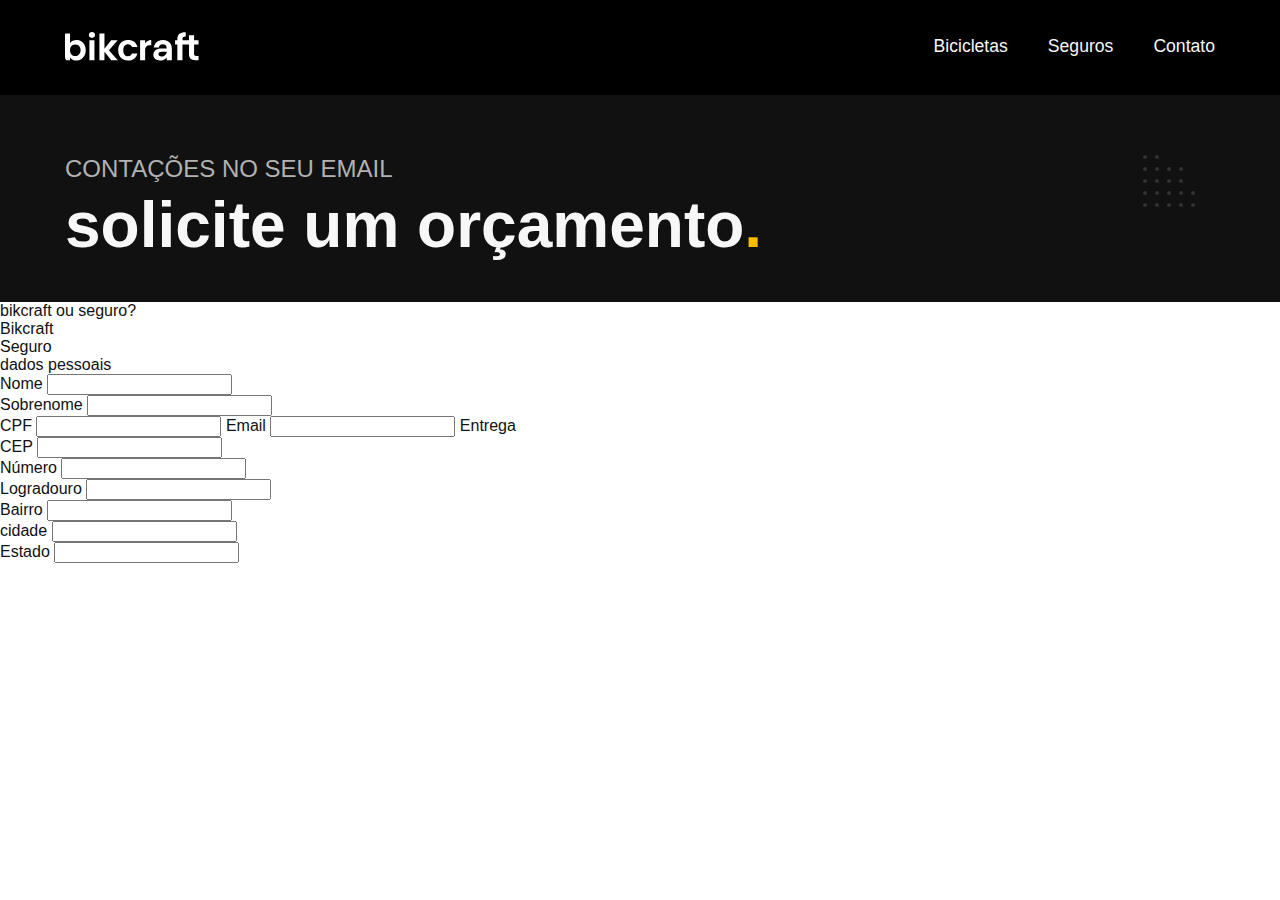
<file: budget.html>
<!DOCTYPE html>
<html lang="pt-br">
<head>
    <meta charset="UTF-8">
    <meta http-equiv="X-UA-Compatible" content="IE=edge">
    <meta name="viewport" content="width=device-width, initial-scale=1.0">
    <title>Orçamento | Bikcraft</title>
    <link rel="stylesheet" href="./css/style.css">
</head>
<body>
    <header>
        <div class="navgation">
            <a href="index.html"><img src="img/bikcraft.svg" alt="logo-bikcraft"></a>
            <nav>
                <ul>
                    <li><a href="bike.html">Bicicletas</a></li>
                    <li><a href="secure.html">Seguros</a></li>
                    <li><a href="contacts.html">Contato</a></li>
                </ul>
            </nav>
        </div>
    </header>
    <section class="initial-title">
        <div class="our-bikes">
            <p>contações no seu email</p>
            <h2>solicite um orçamento<span class="point">.</span></h2>
        </div>
    </section>
    <main class="budget-main">
        <section class="budget">
            <div class="budget-container">
                <div class="bikecraft-secure-container">
                    <span class="title-secure">bikcraft ou seguro?</span>
                    <div class="bikcraft-secure">
                        <div class="choose">
                            <!-- <input type="radio" name="bikcraft" id="bikcraft"> -->
                            <label for="bikcraft">Bikcraft</label>
                        </div>
                        <div class="choose">
                            <!-- <input type="radio" name="seguro" id="seguro"> -->
                            <label for="seguro">Seguro</label>
                        </div>
                    </div>
                </div>
                <form action="#">
                    <span class="budget-title">
                        dados pessoais
                    </span>
                    <div class="budget-name">
                        <div>
                            <label for="name">Nome</label>
                            <input id="name" type="text">
                        </div>
                        <div>
                            <label for="surname">Sobrenome</label>
                            <input id="surname" type="text">
                        </div>
                    </div>
                    <label  for="cpf">CPF</label>
                    <input class="cpf" id="cpf" type="text">
                    <label  for="email">Email</label>
                    <input class="email" id="cpf" type="email">
                    <span class="
                    budget-delivery">
                        Entrega
                    </span>
                    <div class="budget-andress">
                        <div>
                            <label for="cep">CEP</label>
                            <input id="cep" type="text">
                        </div>
                        <div>
                            <label for="number">Número</label>
                            <input id="number" type="text">
                        </div>
                        <div>
                            <label for="public place">Logradouro</label>
                            <input id="public place" type="text">
                        </div>
                        <div>
                            <label for="neighborhood">Bairro</label>
                            <input id="neighborhood" type="text">
                        </div>
                        <div>
                            <label for="city">cidade</label>
                            <input id="city" type="text">
                        </div>
                        <div>
                            <label for="state">Estado</label>
                            <input id="state" type="text">
                        </div>
                    </div>
                </form>
            </div>
        </section>
    </main>
</body>
</html>
</file>
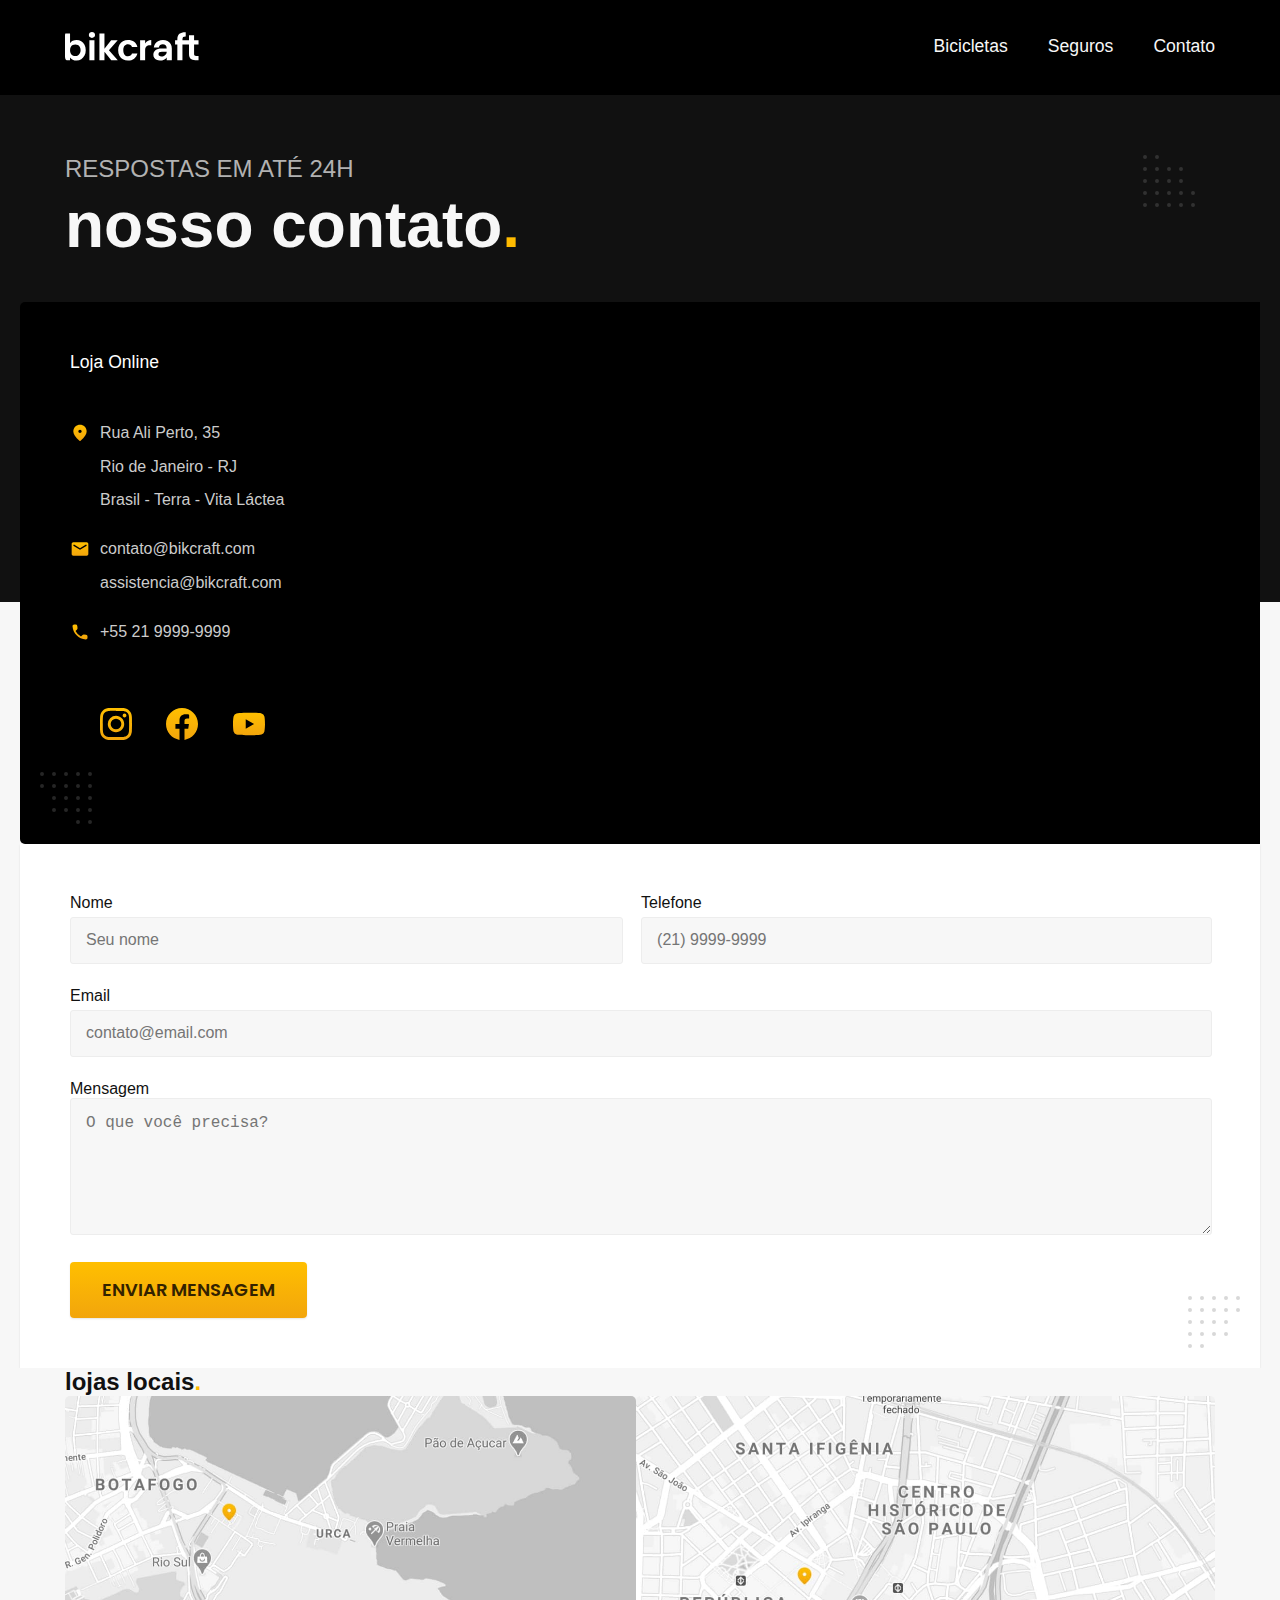
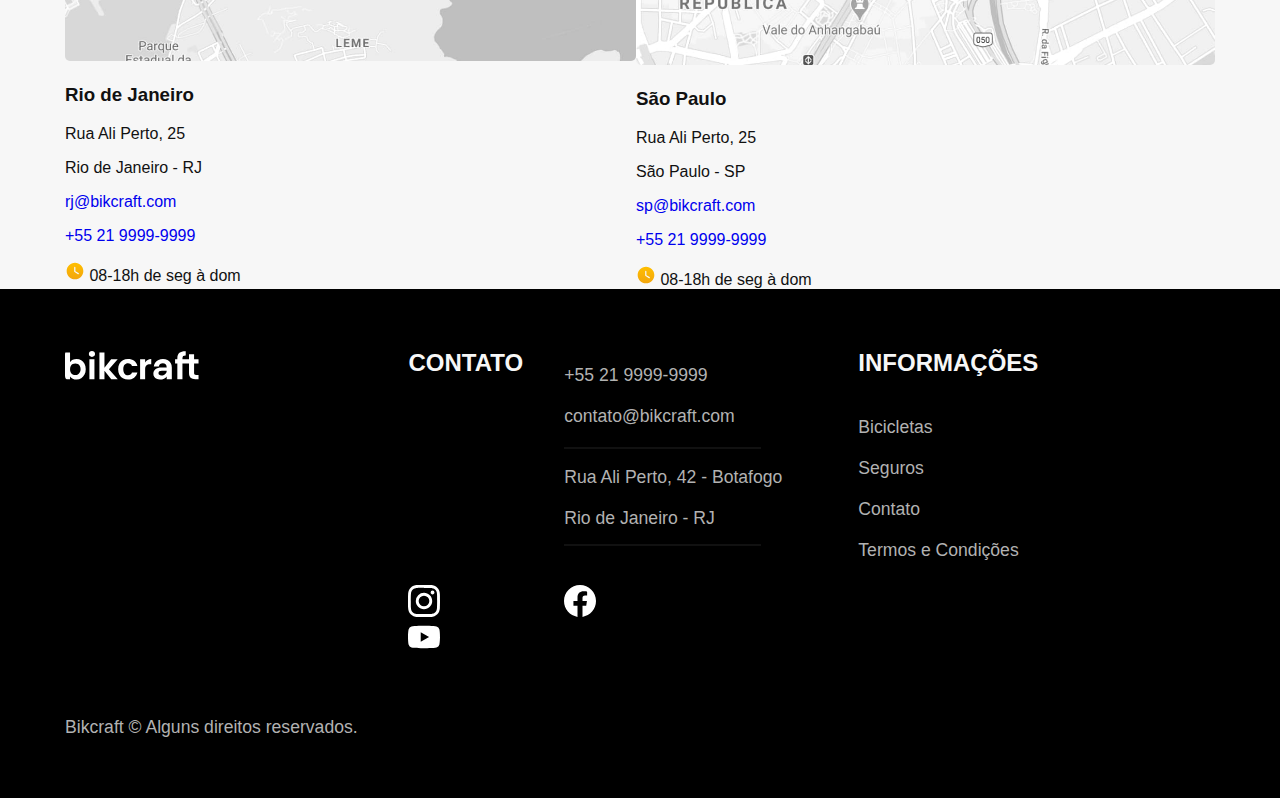
<file: contacts.html>
<!DOCTYPE html>
<html lang="pt-br">
<head>
    <meta charset="UTF-8">
    <meta http-equiv="X-UA-Compatible" content="IE=edge">
    <meta name="viewport" content="width=device-width, initial-scale=1.0">
    <link rel="stylesheet" href="./css/style.css">
    <title>Contato | Bikcraft</title>
</head>
<body>
    <header>
        <div class="navgation">
            <a href="index.html"><img src="img/bikcraft.svg" alt="logo-bikcraft"></a>
            <nav>
                <ul>
                    <li><a href="bike.html">Bicicletas</a></li>
                    <li><a href="secure.html">Seguros</a></li>
                    <li><a href="contacts.html">Contato</a></li>
                </ul>
            </nav>
        </div>
    </header>
    <main>
        <section class="initial-title contact-title">
                <div class="our-bikes">
                    <p>respostas em até 24h</p>
                    <h2>nosso contato<span class="point">.</span></h2>
                </div>
        </section>
        <section class="contact-container">
            <div class="contact-information">
                <div class="form">
                    <div class="information">
                        <span class="title">
                            Loja Online
                        </span>
                        <ul>
                            <li><img src="img/icones/local.svg" alt="local img">Rua Ali Perto, 35</li>
                            <li>Rio de Janeiro - RJ</li>
                            <li>Brasil - Terra - Vita Láctea</li>
                            <li><img src="img/icones/email.svg" alt="email img"><a href="#">contato@bikcraft.com</a></li>
                            <li><a href="#">assistencia@bikcraft.com</a></li>
                            <li><img src="img/icones/telefone.svg" alt="phone img"><a href="#">+55 21 9999-9999</a></li>
                        </ul>
                        <a href="#"><img class="network" src="img/redes/instagram-p.svg" alt="instagram logo"></a>
                        <a href="#"><img class="network" src="img/redes/facebook-p.svg" alt="facebook logo"></a>
                        <a href="#"><img class="network" src="img/redes/youtube-p.svg" alt="youtube logo"></a>
                    </div>
                </div>
                <form action="#" class="contact-form">
                    <div class="container-register">
                        <div class="register">
                            <label for="name">Nome</label>
                            <input type="text" id="name" name="nome" placeholder="Seu nome">
                        
                        </div>
                        <div class="register">
                            <label for="phone">Telefone</label>
                            <input type="text" id="phone" name="phone" placeholder="(21) 9999-9999">
                        </div>
                    </div>
                    <div class="register">
                        <label for="email">Email</label>
                        <input type="email" id="email" name="email" placeholder="contato@email.com">
                    </div>
                    <div class="register">
                        <label for="mensagem">Mensagem</label>
                        <textarea name="mensagem" id="mensagem" rows="5" placeholder="O que você precisa?"></textarea>
                    </div>
                    <button class="register-button">
                        enviar mensagem
                    </button>
                </form>
            </div>
        </section>
        <section class="locations-container">
            <h2>lojas locais<span class="point">.</span></h2>
            <div class="container-stores">
                <div class="locations">
                    <div class="maps">
                        <img class="img-maps"src="img/lojas/rj.jpg" alt="Maps Rio de Janeiro">
                        <h3>Rio de Janeiro</h3>
                        <div class="container-street">
                            <div class="road">
                                <p>Rua Ali Perto, 25</p>
                                <p>Rio de Janeiro - RJ</p>
                            </div>
                            <div class="road">
                                <p><a href="#">rj@bikcraft.com</a></p>
                                <p><a href="#">+55 21 9999-9999</a></p>
                            </div>
                        </div>
                        <span class="time">
                            <img src="img/icones/horario.svg" alt="time img">
                            08-18h de seg à dom
                        </span>
                    </div>
                </div>
                <div class="locations">
                    <div class="maps">
                        <img class="img-maps" src="img/lojas/sp.jpg" alt="Maps Rio de Janeiro">
                        <h3>São Paulo</h3>
                        <div class="container-street">
                            <div class="road">
                                <p>Rua Ali Perto, 25</p>
                                <p>São Paulo - SP</p>
                            </div>
                            <div class="road two">
                                <p><a href="#">sp@bikcraft.com</a></p>
                                <p><a href="#">+55 21 9999-9999</a></p>
                            </div>
                        </div>
                        <div class="ui">
                            <span class="time">
                                <img src="img/icones/horario.svg" alt="time img">
                                08-18h de seg à dom
                            </span>
                        </div>
                    </div>
                </div>
            </div>
        </section>
    </main>
    <footer class="initial-footer">
        <div class="footer">
            <img class="logo-footer" src="img/bikcraft.svg" alt="logo-bikcraft">
            <div class="contact">
                <span class="title-contact">Contato</span>
                <ul class="contact-list">
                    <li><a href="#">+55 21 9999-9999</a></li>
                    <li><a href="#">contato@bikcraft.com</a></li>
                    <li>Rua Ali Perto, 42 - Botafogo</li>
                    <li>Rio de Janeiro - RJ</li>
                </ul>
                
                <a href="#"><img src="img/redes/instagram.svg" alt="instagram"></a>
                <a href="#"><img src="img/redes/facebook.svg" alt="facebook"></a>
                <a href="#"><img src="img/redes/youtube.svg" alt="youtube"></a>
            </div>
            <div class="information">
                <span class="title-contact">Informações</span>
                <ul class="information-list">
                    <li><a href="bike.html">Bicicletas</a></li>
                    <li><a href="secure.html">Seguros</a></li>
                    <li><a href="contacts.html">Contato</a></li>
                    <li><a href="terms.html">Termos e Condições</a></li>
                </ul>
            </div>
        </div>
        <span class="reserved-rights">Bikcraft © Alguns direitos reservados.</span>
    </footer>
</body>
</html>
</file>
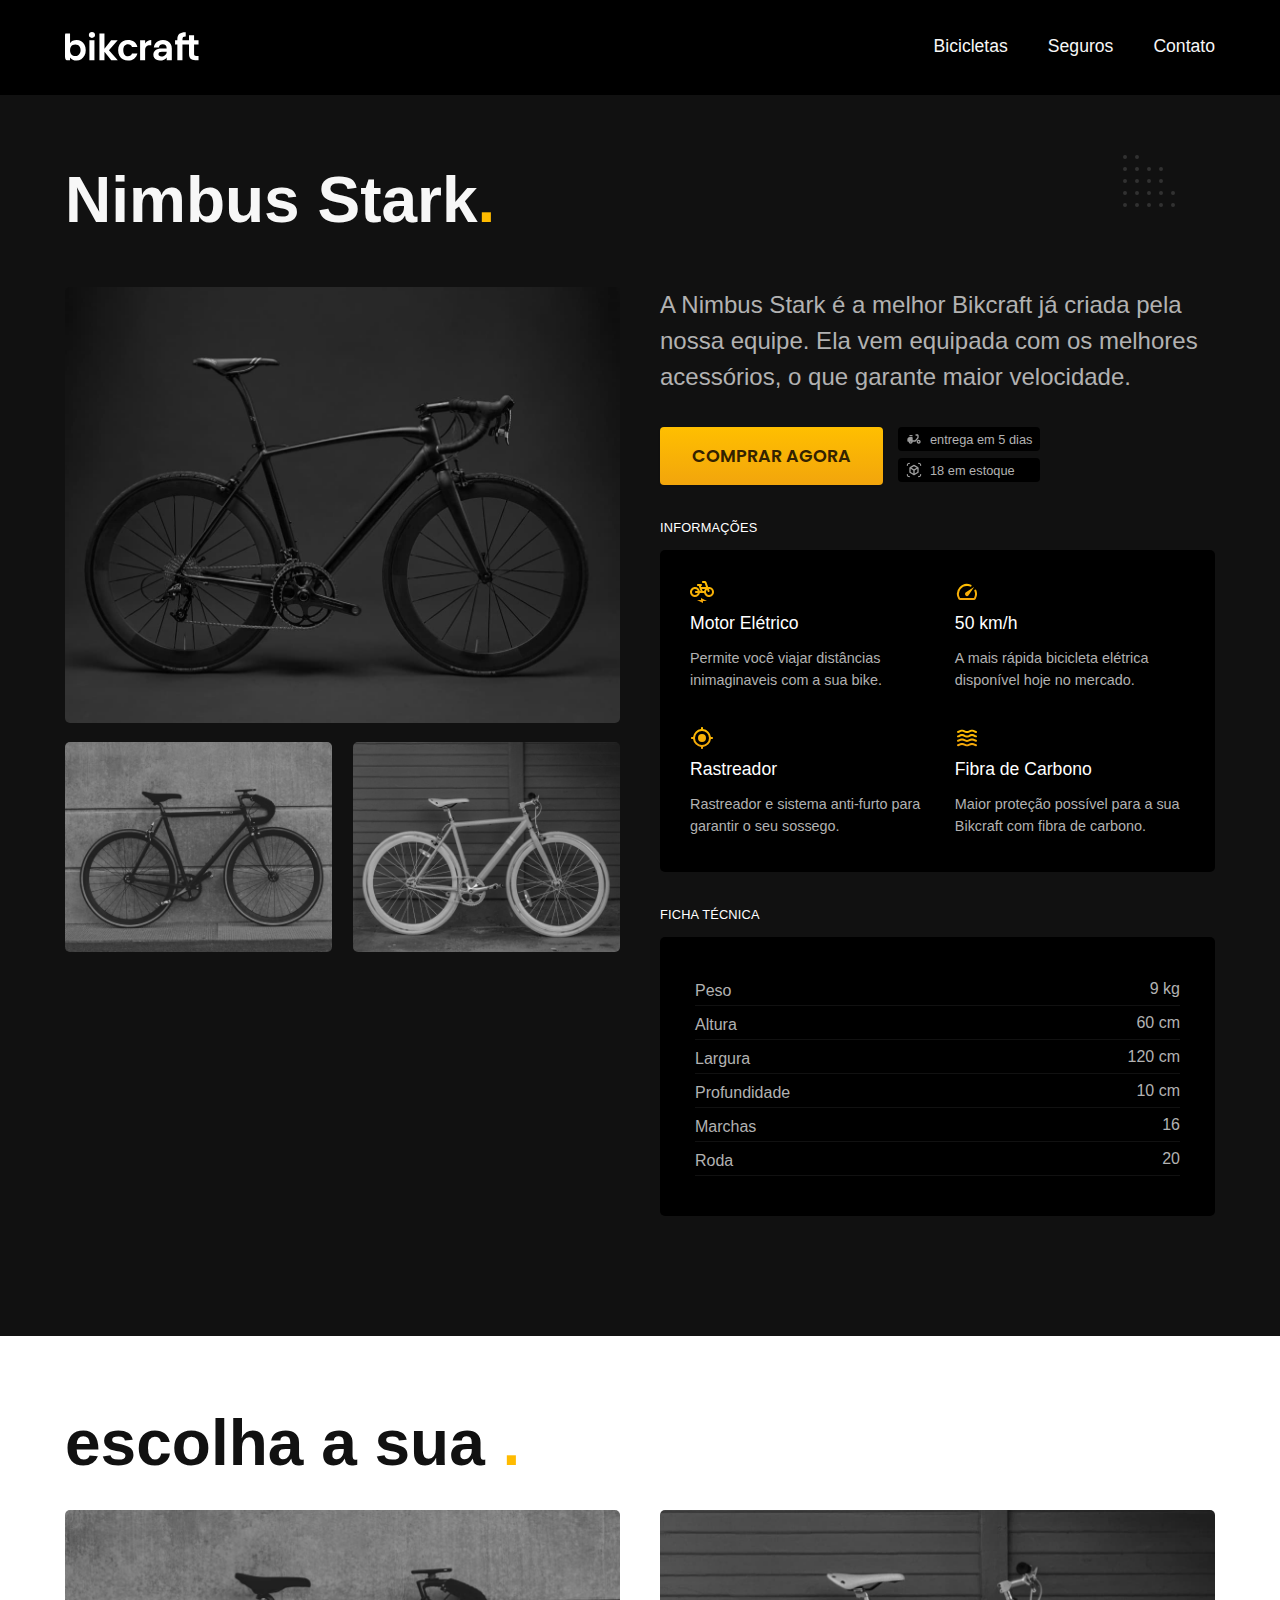
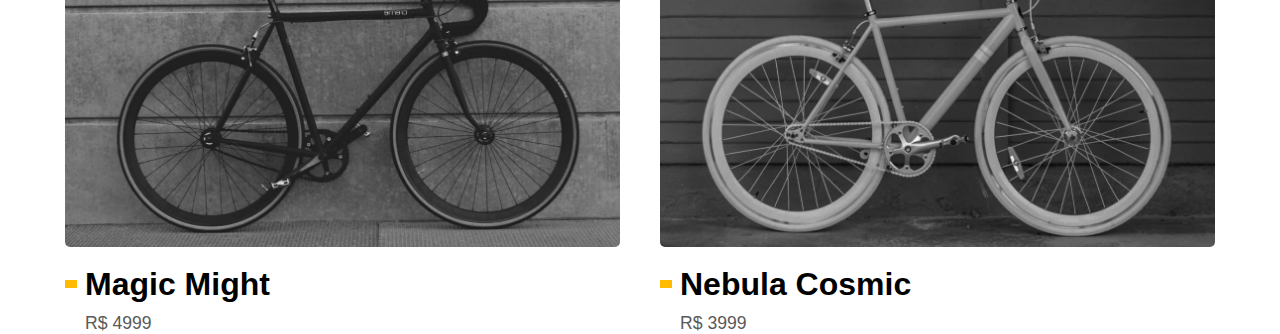
<file: nimbus.html>
<!DOCTYPE html>
<html lang="pt-br">
<head>
    <meta charset="UTF-8">
    <meta http-equiv="X-UA-Compatible" content="IE=edge">
    <meta name="viewport" content="width=device-width, initial-scale=1.0">
    <link rel="stylesheet" href="./css/style.css">
    <title>Nimbus | Bikcraft</title>
</head>
<body>
    <header>
        <div class="navgation">
            <a href="index.html"><img src="img/bikcraft.svg" alt="logo-bikcraft"></a>
            <nav>
                <ul>
                    <li><a href="bike.html">Bicicletas</a></li>
                    <li><a href="secure.html">Seguros</a></li>
                    <li><a href="contacts.html">Contato</a></li>
                </ul>
            </nav>
        </div>
    </header>
    <main>
        <section class="bikes-information">
            <div class="bikes-title">
                <span class="price-nimbus">
                    R$ 4999
                </span>
                <h1>Nimbus Stark<span class="point">.</span></h1>
            </div>
            <div class="bikes-container">
                <div class="bikes-img">
                    <img src="img/bicicleta/nimbus1.jpg" alt="black bike">
                    <div class="second-container-bikes">
                        <img src="img/bicicleta/nimbus2.jpg" alt="gray bike">
                        <img src="img/bicicleta/nimbus3.jpg" alt="white bike">
                    </div>
                </div>
                <div class="bikes-content">
                    <p class="bikes-paragraph">A Nimbus Stark é a melhor Bikcraft já criada pela nossa equipe. Ela vem equipada com os melhores acessórios, o que garante maior velocidade.</p>
                    <div class="delivery-container">
                        <a href="#">comprar agora</a>
                        <div >
                            <span class="delivery">
                                <img src="img/icones/entrega.svg" alt="delivery">
                                entrega em 5 dias
                            </span>
                            <span class="delivery">
                                <img src="img/icones/estoque.svg" alt="delivery">
                                18 em estoque
                            </span>
                        </div>
                    </div>
                    <span class="title-information">
                        informações
                    </span>
                    <div class="bike-information">
                        <div class="box">
                            <img src="img/icones/eletrica.svg" alt="eletric icon">
                            <h3>Motor Elétrico</h3>
                            <p>Permite você viajar distâncias inimaginaveis com a sua bike.</p>
                        </div>
                        <div class="box">
                            <img src="img/icones/velocidade.svg" alt="speed icon">
                            <h3>50 km/h</h3>
                            <p>A mais rápida bicicleta elétrica disponível hoje no mercado.</p>
                        </div>
                        <div class="box">
                            <img src="img/icones/rastreador.svg" alt="tracker icon">
                            <h3>Rastreador</h3>
                            <p>Rastreador e sistema anti-furto para garantir o seu sossego.</p>
                        </div>
                        <div class="box">
                            <img src="img/icones/carbono.svg" alt="carbon icon">
                            <h3>Fibra de Carbono</h3>
                            <p>Maior proteção possível para a sua Bikcraft com fibra de carbono.</p>
                        </div>
                    </div>
                    <span class="datasheet-title">
                        ficha técnica
                    </span>
                    <div class="second-box">
                        <div class="datasheet">
                            <p>Peso</p>
                            <span>9 kg</span>
                        </div>
                        <div class="datasheet">
                            <p>Altura</p>
                            <span>60 cm</span>
                        </div>
                        <div class="datasheet">
                            <p>Largura</p>
                            <span>120 cm</span>
                        </div>
                        <div class="datasheet">
                            <p>Profundidade</p>
                            <span>10 cm</span>
                        </div>
                        <div class="datasheet">
                            <p>Marchas</p>
                            <span>16</span>
                        </div>
                        <div class="datasheet">
                            <p>Roda</p>
                            <span>20</span>
                        </div>
                    </div>
                </div>
            </div>
        </section>
        <section class="container-black-white">
            <h2>escolha a sua <span class="point">.</span></h2>
            <div class="bikes-container-two">
                <div class="sales">
                    <a href="#">
                        <img src="img/bicicletas/magic.jpg" alt="img nimbus-home">
                        <h3>Magic Might</h3>
                        <span class="price">R$ 4999</span>
                    </a>
                </div>
                <div class="sales">
                    <a href="#">
                        <img src="img/bicicletas/nebula.jpg" alt="img nebula-home">
                        <h3>Nebula Cosmic</h3>
                        <span class="price">R$ 3999</span>
                    </a>
                </div>
            </div>
        </section>
    </main>
</body>
</html>
</file>
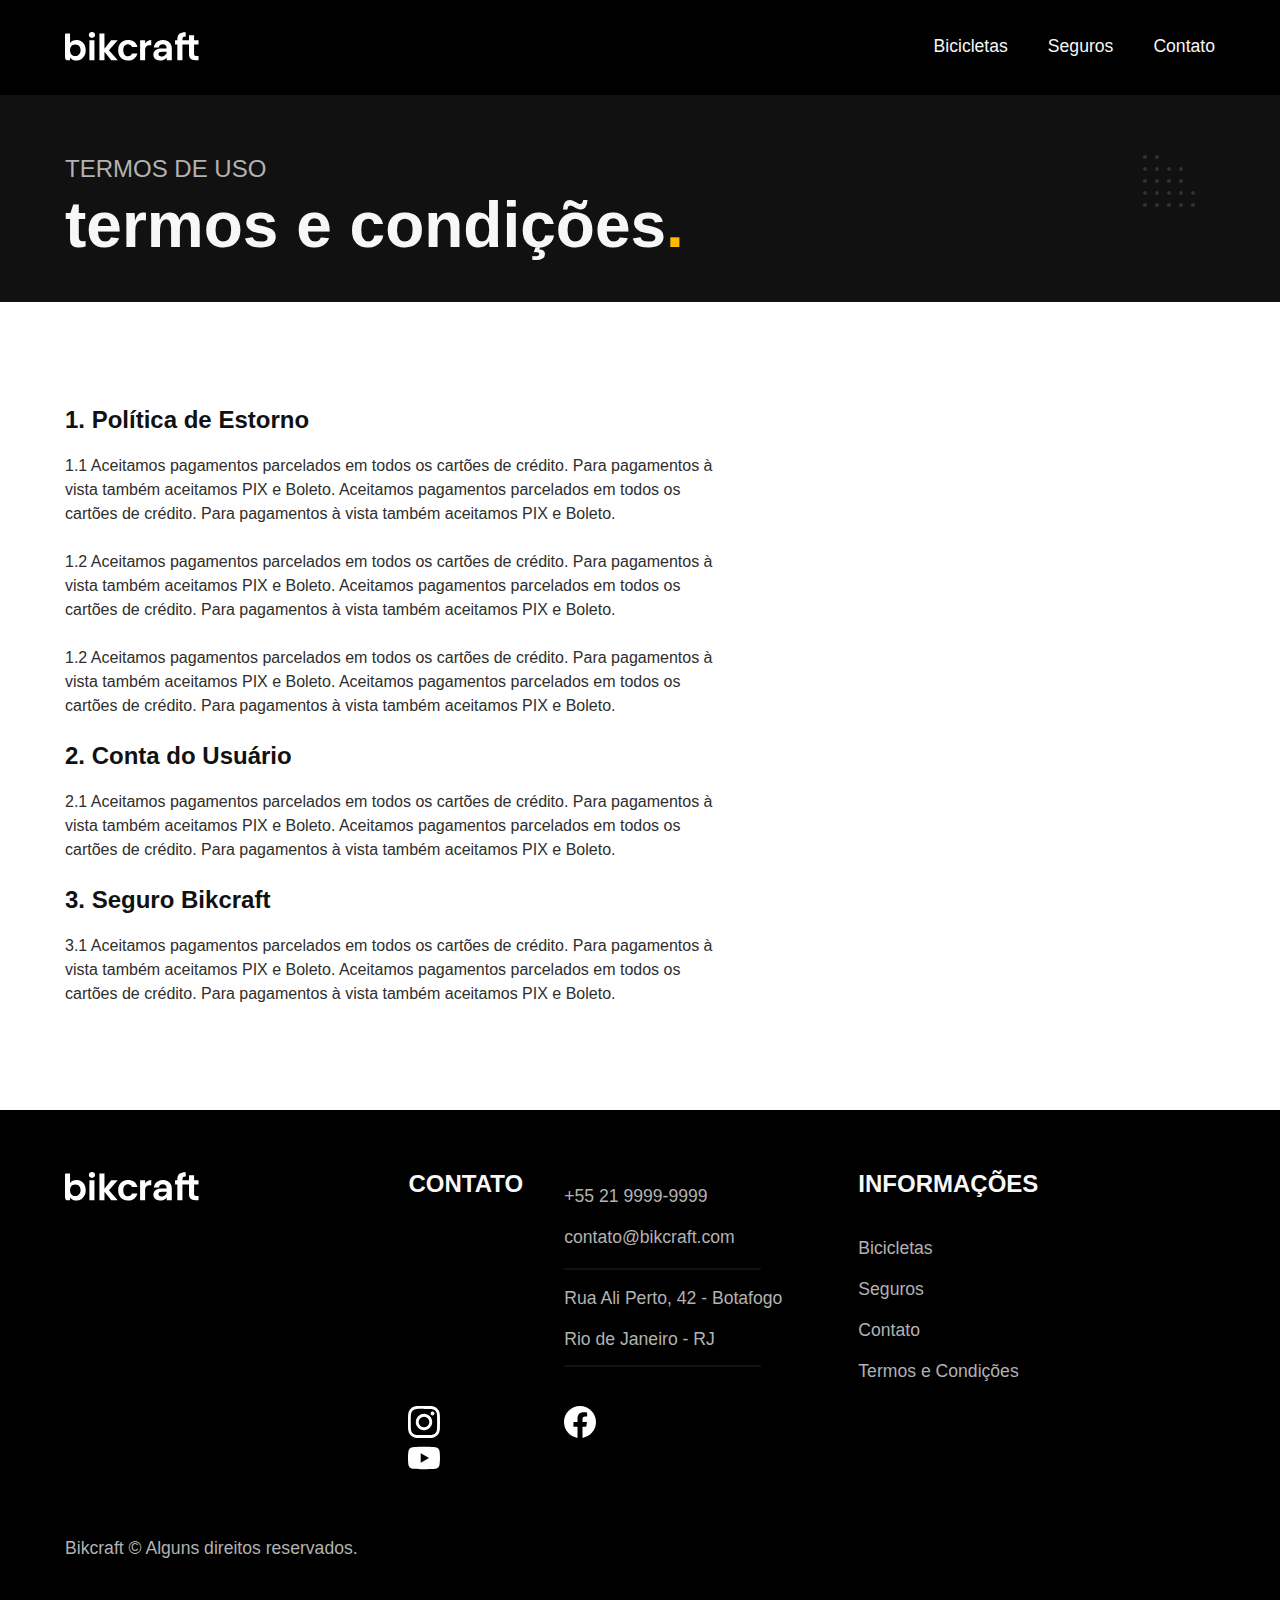
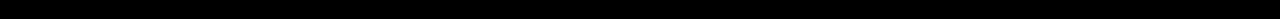
<file: terms.html>
<!DOCTYPE html>
<html lang="pt-br">
<head>
    <meta charset="UTF-8">
    <meta http-equiv="X-UA-Compatible" content="IE=edge">
    <meta name="viewport" content="width=device-width, initial-scale=1.0">
    <title>Document</title>
    <link rel="stylesheet" href="./css/style.css">
</head>
<body>
    <header>
        <div class="navgation">
            <a href="index.html"><img src="img/bikcraft.svg" alt="logo-bikcraft"></a>
            <nav>
                <ul>
                    <li><a href="bike.html">Bicicletas</a></li>
                    <li><a href="secure.html">Seguros</a></li>
                    <li><a href="contacts.html">Contato</a></li>
                </ul>
            </nav>
        </div>
    </header>
    <main>
        <section class="initial-title">
            <div class="our-bikes">
                <p>termos de uso</p>
                <h2>termos e condições<span class="point">.</span></h2>
            </div>
        </section>
        <section class="terms-container">
            <div class="terms">
                <h3>1. Política de Estorno</h3>

                <p>1.1 Aceitamos pagamentos parcelados em todos os cartões de crédito. Para pagamentos à vista também aceitamos PIX e Boleto. Aceitamos pagamentos parcelados em todos os cartões de crédito. Para pagamentos à vista também aceitamos PIX e Boleto.</p>

                <p>1.2 Aceitamos pagamentos parcelados em todos os cartões de crédito. Para pagamentos à vista também aceitamos PIX e Boleto. Aceitamos pagamentos parcelados em todos os cartões de crédito. Para pagamentos à vista também aceitamos PIX e Boleto.</p>

                <p>1.2 Aceitamos pagamentos parcelados em todos os cartões de crédito. Para pagamentos à vista também aceitamos PIX e Boleto. Aceitamos pagamentos parcelados em todos os cartões de crédito. Para pagamentos à vista também aceitamos PIX e Boleto.</p>
            </div>
            <div class="terms">
                <h3>2. Conta do Usuário</h3>
                <p>2.1 Aceitamos pagamentos parcelados em todos os cartões de crédito. Para pagamentos à vista também aceitamos PIX e Boleto. Aceitamos pagamentos parcelados em todos os cartões de crédito. Para pagamentos à vista também aceitamos PIX e Boleto.</p>
            </div>
            <div class="terms">
                <h3>3. Seguro Bikcraft</h3>
                <p>3.1 Aceitamos pagamentos parcelados em todos os cartões de crédito. Para pagamentos à vista também aceitamos PIX e Boleto. Aceitamos pagamentos parcelados em todos os cartões de crédito. Para pagamentos à vista também aceitamos PIX e Boleto.</p>
            </div>
        </section>
    </main>
    <footer class="initial-footer">
        <div class="footer">
            <img class="logo-footer" src="img/bikcraft.svg" alt="logo-bikcraft">
            <div class="contact">
                <span class="title-contact">Contato</span>
                <ul class="contact-list">
                    <li><a href="#">+55 21 9999-9999</a></li>
                    <li><a href="#">contato@bikcraft.com</a></li>
                    <li>Rua Ali Perto, 42 - Botafogo</li>
                    <li>Rio de Janeiro - RJ</li>
                </ul>
                
                <a href="#"><img src="img/redes/instagram.svg" alt="instagram"></a>
                <a href="#"><img src="img/redes/facebook.svg" alt="facebook"></a>
                <a href="#"><img src="img/redes/youtube.svg" alt="youtube"></a>
            </div>
            <div class="information">
                <span class="title-contact">Informações</span>
                <ul class="information-list">
                    <li><a href="bike.html">Bicicletas</a></li>
                    <li><a href="secure.html">Seguros</a></li>
                    <li><a href="contacts.html">Contato</a></li>
                    <li><a href="terms.html">Termos e Condições</a></li>
                </ul>
            </div>
        </div>
        <span class="reserved-rights">Bikcraft © Alguns direitos reservados.</span>
    </footer>
</body>
</html>
</file>
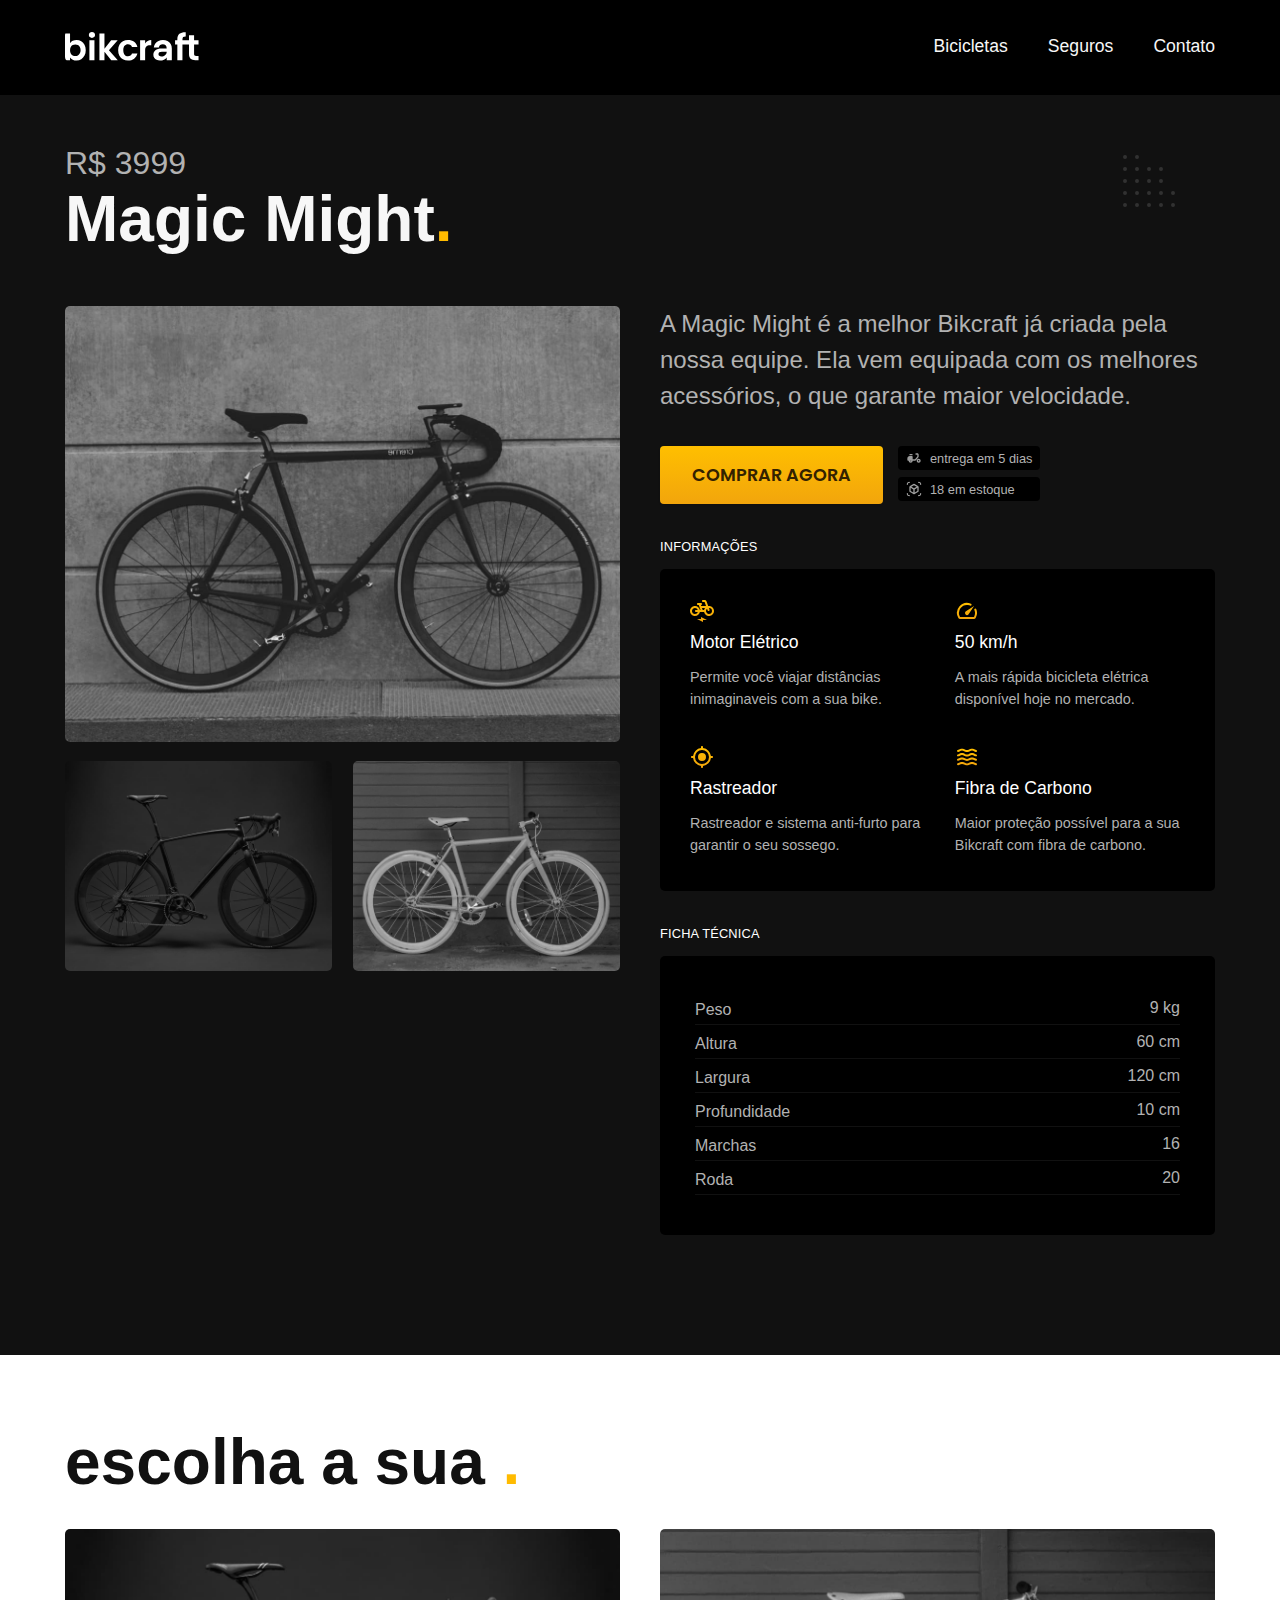
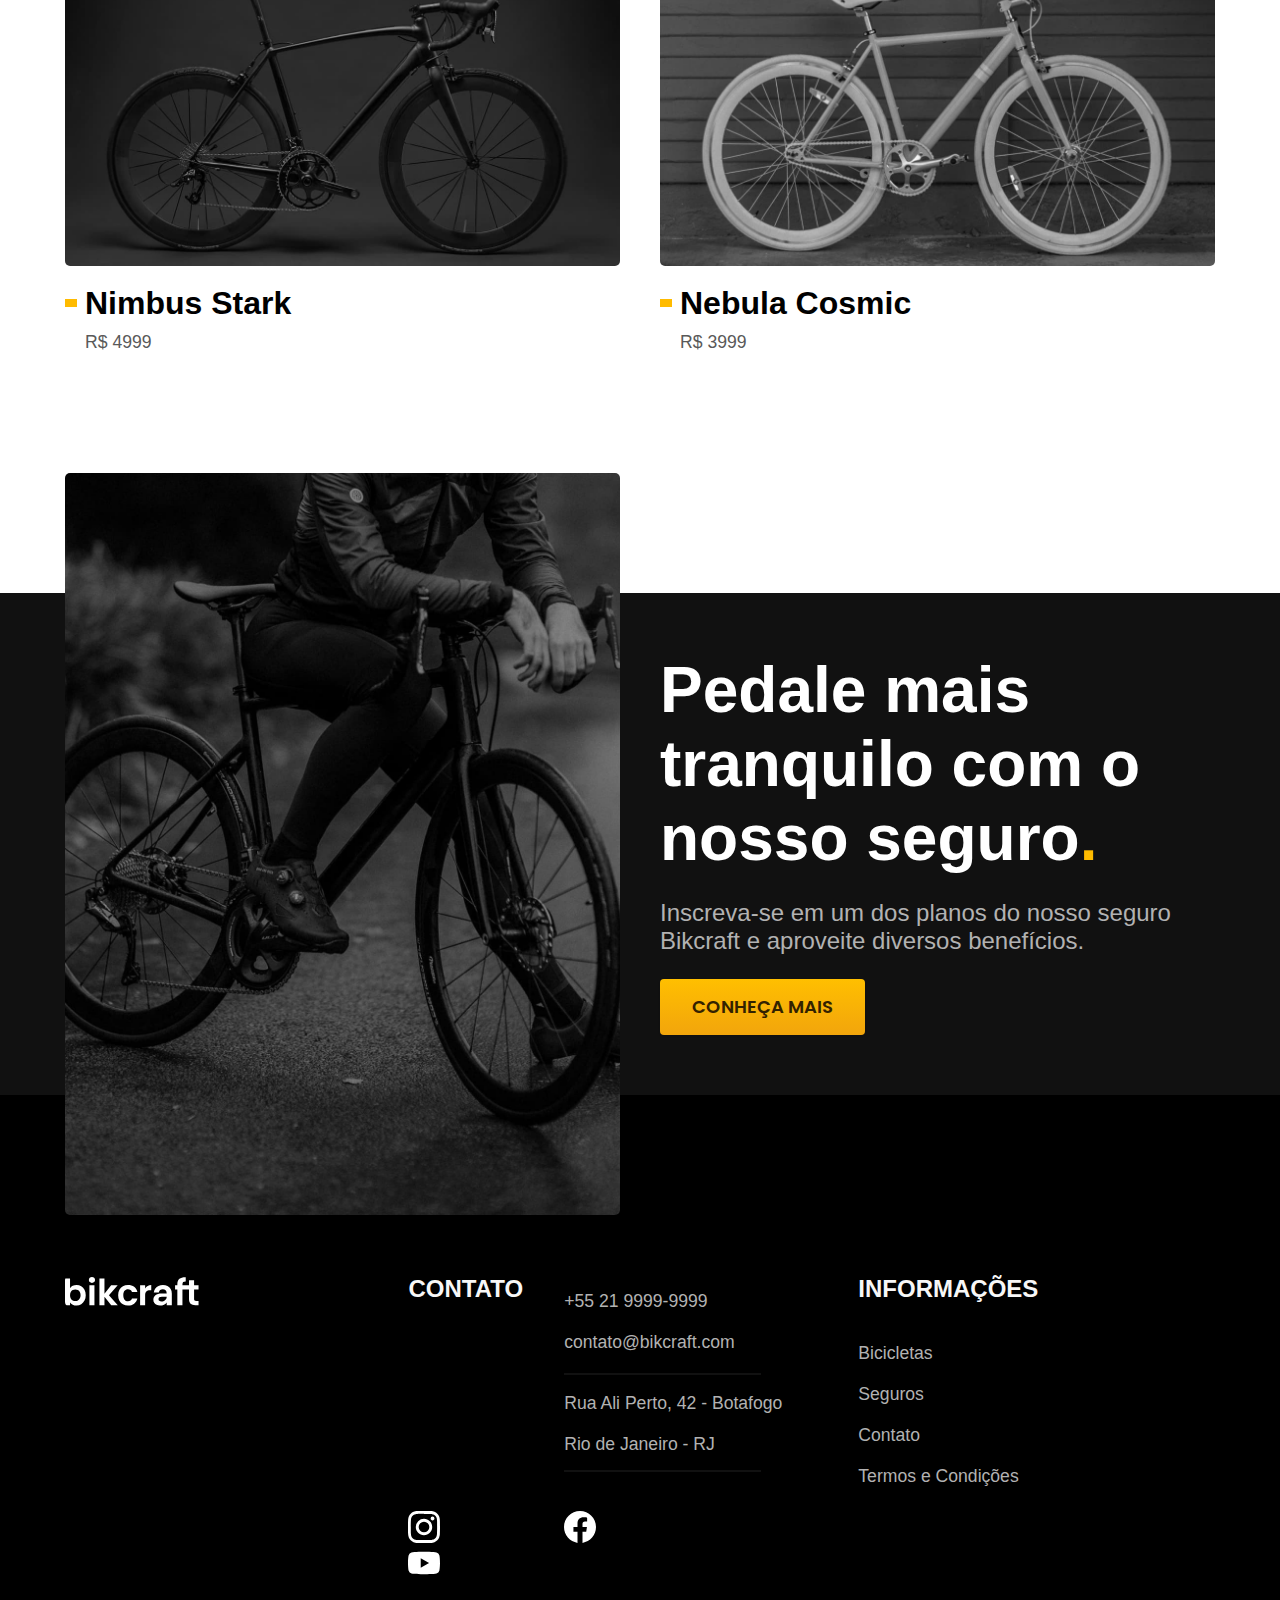
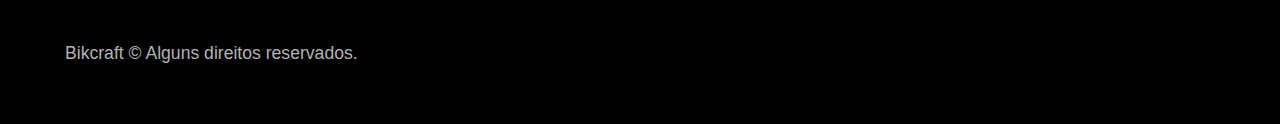
<file: bikes.html/magic.html>
<!DOCTYPE html>
<html lang="pt-br">
<head>
    <meta charset="UTF-8">
    <meta http-equiv="X-UA-Compatible" content="IE=edge">
    <meta name="viewport" content="width=device-width, initial-scale=1.0">
    <link rel="stylesheet" href="../css/style.css">
    <title>Magic | Bikcraft</title>
</head>
<body>
    <header>
        <div class="navgation">
            <a href="../index.html"><img src="../img/bikcraft.svg" alt="logo-bikcraft"></a>
            <nav>
                <ul>
                    <li><a href="../bike.html">Bicicletas</a></li>
                    <li><a href="../secure.html">Seguros</a></li>
                    <li><a href="../contacts.html">Contato</a></li>
                </ul>
            </nav>
        </div>
    </header>
    <main>
        <section class="bikes-information">
            <div class="bikes-title">
                <span class="bikes-price">
                    R$ 3999
                </span>
                <h1>Magic Might<span class="point">.</span></h1>
            </div>
            <div class="bikes-container">
                <div class="bikes-img">
                    <img src="../img/bicicleta/nimbus2.jpg" alt="black bike">
                    <div class="second-container-bikes">
                        <img src="../img/bicicleta/nimbus1.jpg" alt="gray bike">
                        <img src="../img/bicicleta/nimbus3.jpg" alt="white bike">
                    </div>
                </div>
                <div class="bikes-content">
                    <p class="bikes-paragraph">A Magic Might é a melhor Bikcraft já criada pela nossa equipe. Ela vem equipada com os melhores acessórios, o que garante maior velocidade.</p>
                    <div class="delivery-container">
                        <a href="../budget.html">comprar agora</a>
                        <div >
                            <span class="delivery">
                                <img src="../img/icones/entrega.svg" alt="delivery">
                                entrega em 5 dias
                            </span>
                            <span class="delivery">
                                <img src="../img/icones/estoque.svg" alt="delivery">
                                18 em estoque
                            </span>
                        </div>
                    </div>
                    <span class="title-information">
                        informações
                    </span>
                    <div class="bike-information">
                        <div class="box">
                            <img src="../img/icones/eletrica.svg" alt="eletric icon">
                            <h3>Motor Elétrico</h3>
                            <p>Permite você viajar distâncias inimaginaveis com a sua bike.</p>
                        </div>
                        <div class="box">
                            <img src="../img/icones/velocidade.svg" alt="speed icon">
                            <h3>50 km/h</h3>
                            <p>A mais rápida bicicleta elétrica disponível hoje no mercado.</p>
                        </div>
                        <div class="box">
                            <img src="../img/icones/rastreador.svg" alt="tracker icon">
                            <h3>Rastreador</h3>
                            <p>Rastreador e sistema anti-furto para garantir o seu sossego.</p>
                        </div>
                        <div class="box">
                            <img src="../img/icones/carbono.svg" alt="carbon icon">
                            <h3>Fibra de Carbono</h3>
                            <p>Maior proteção possível para a sua Bikcraft com fibra de carbono.</p>
                        </div>
                    </div>
                    <span class="datasheet-title">
                        ficha técnica
                    </span>
                    <div class="second-box">
                        <div class="datasheet">
                            <p>Peso</p>
                            <span>9 kg</span>
                        </div>
                        <div class="datasheet">
                            <p>Altura</p>
                            <span>60 cm</span>
                        </div>
                        <div class="datasheet">
                            <p>Largura</p>
                            <span>120 cm</span>
                        </div>
                        <div class="datasheet">
                            <p>Profundidade</p>
                            <span>10 cm</span>
                        </div>
                        <div class="datasheet">
                            <p>Marchas</p>
                            <span>16</span>
                        </div>
                        <div class="datasheet">
                            <p>Roda</p>
                            <span>20</span>
                        </div>
                    </div>
                </div>
            </div>
        </section>
        <section class="container-black-white">
            <h2>escolha a sua <span class="point">.</span></h2>
            <div class="bikes-container-two">
                <div class="sales">
                    <a href="../bikes.html/nimbus.html">
                        <img src="../img/bicicletas/nimbus.jpg" alt="img nimbus-home">
                        <h3>Nimbus Stark</h3>
                        <span class="price">R$ 4999</span>
                    </a>
                </div>
                <div class="sales">
                    <a href="../bikes.html/nebula.html">
                        <img src="../img/bicicletas/nebula.jpg" alt="img nebula-home">
                        <h3>Nebula Cosmic</h3>
                        <span class="price">R$ 3999</span>
                    </a>
                </div>
            </div>
        </section>
        <section class="pedal">
            <div class="pedal-container">
                <div class="pedal-img">
                    <img src="../img/fotos/seguros.jpg" alt="secure img">
                </div>
                <div class="pedal-content">
                    <h2>Pedale mais tranquilo com o nosso <span class="pedal-color">seguro</span><span class="point">.</span></h2>
                    <p>Inscreva-se em um dos planos do nosso seguro Bikcraft e aproveite diversos benefícios.</p>
                    <a href="../secure.html">conheça mais</a>
                </div>
            </div>
        </section>
    </main>
    <footer class="initial-footer">
        <div class="footer">
            <img class="logo-footer" src="../img/bikcraft.svg" alt="logo-bikcraft">
            <div class="contact">
                <span class="title-contact">Contato</span>
                <ul class="contact-list">
                    <li><a href="#">+55 21 9999-9999</a></li>
                    <li><a href="#">contato@bikcraft.com</a></li>
                    <li>Rua Ali Perto, 42 - Botafogo</li>
                    <li>Rio de Janeiro - RJ</li>
                </ul>
                
                <a href="#"><img src="../img/redes/instagram.svg" alt="instagram"></a>
                <a href="#"><img src="../img/redes/facebook.svg" alt="facebook"></a>
                <a href="#"><img src="../img/redes/youtube.svg" alt="youtube"></a>
            </div>
            <div class="information">
                <span class="title-contact">Informações</span>
                <ul class="information-list">
                    <li><a href="../bike.html">Bicicletas</a></li>
                    <li><a href="../secure.html">Seguros</a></li>
                    <li><a href="../contacts.html">Contato</a></li>
                    <li><a href="../terms.html">Termos e Condições</a></li>
                </ul>
            </div>
        </div>
        <span class="reserved-rights">Bikcraft © Alguns direitos reservados.</span>
    </footer>
</body>
</html>
</file>
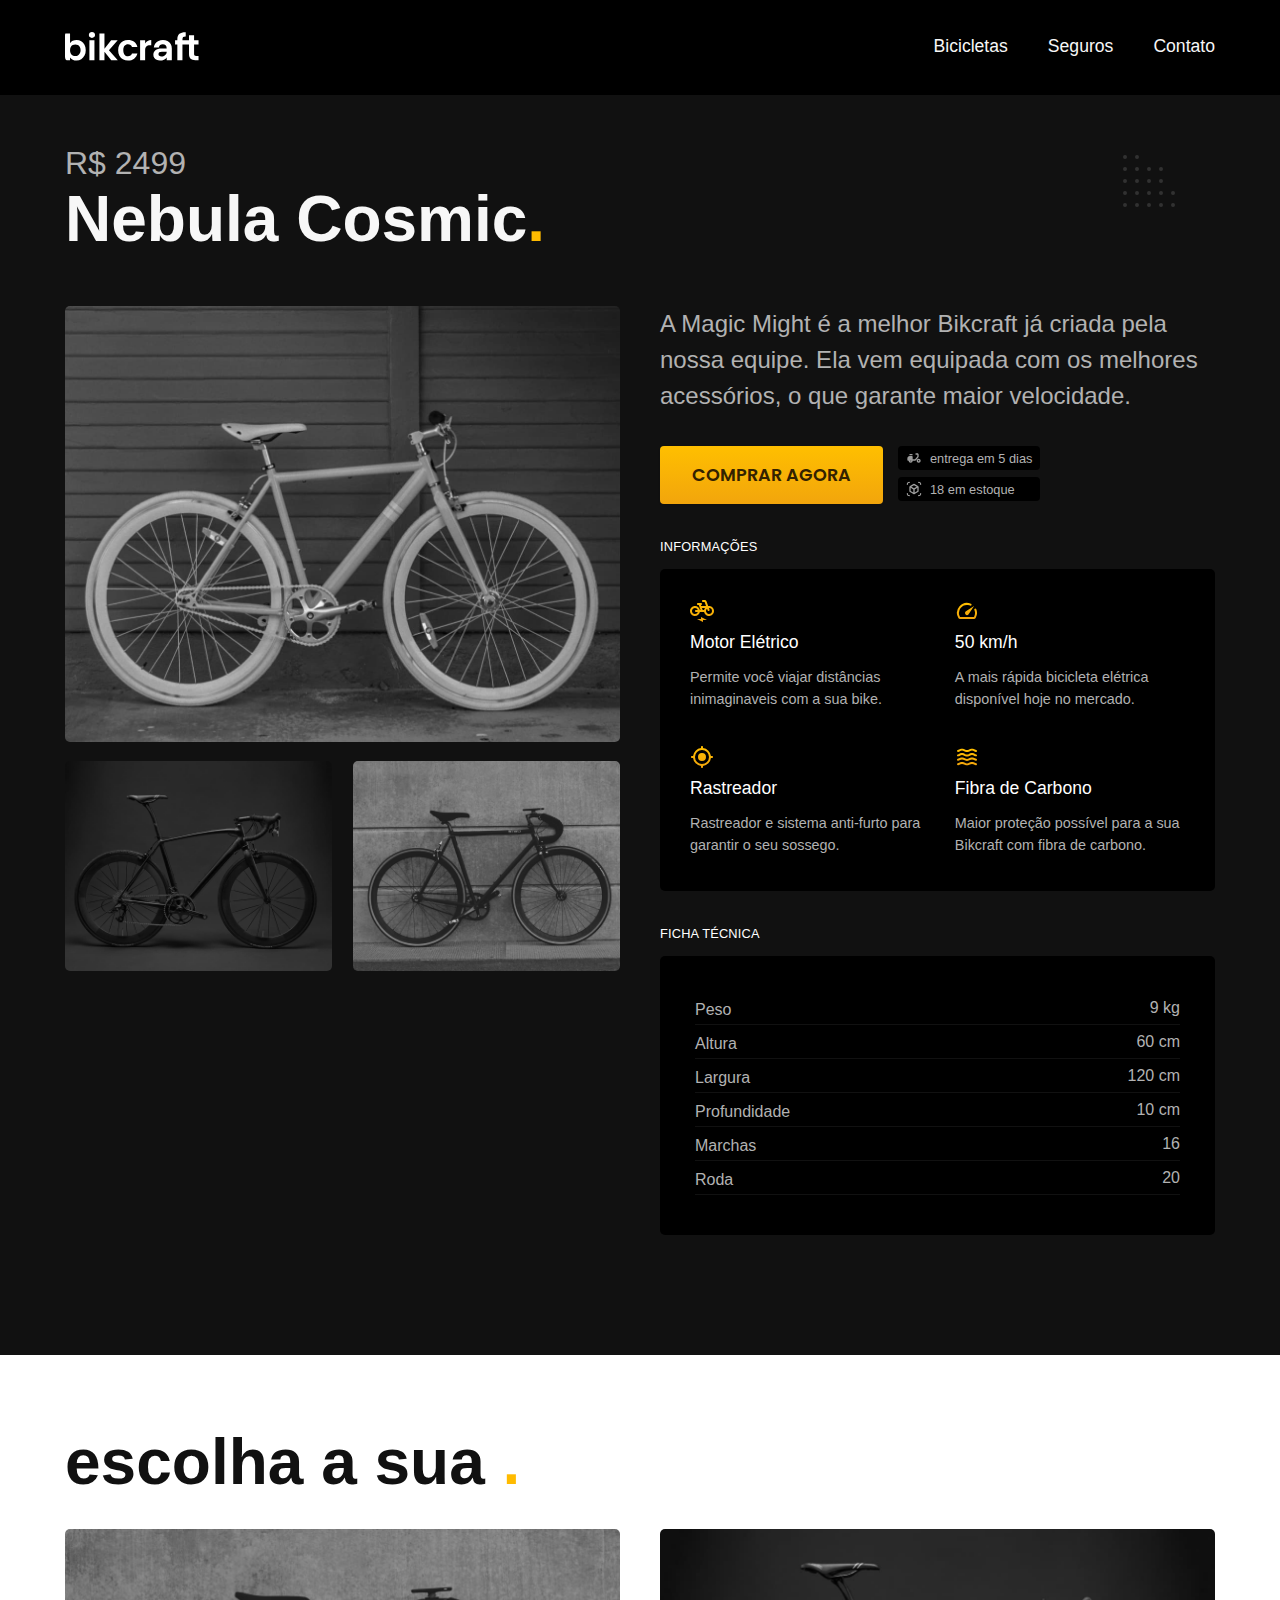
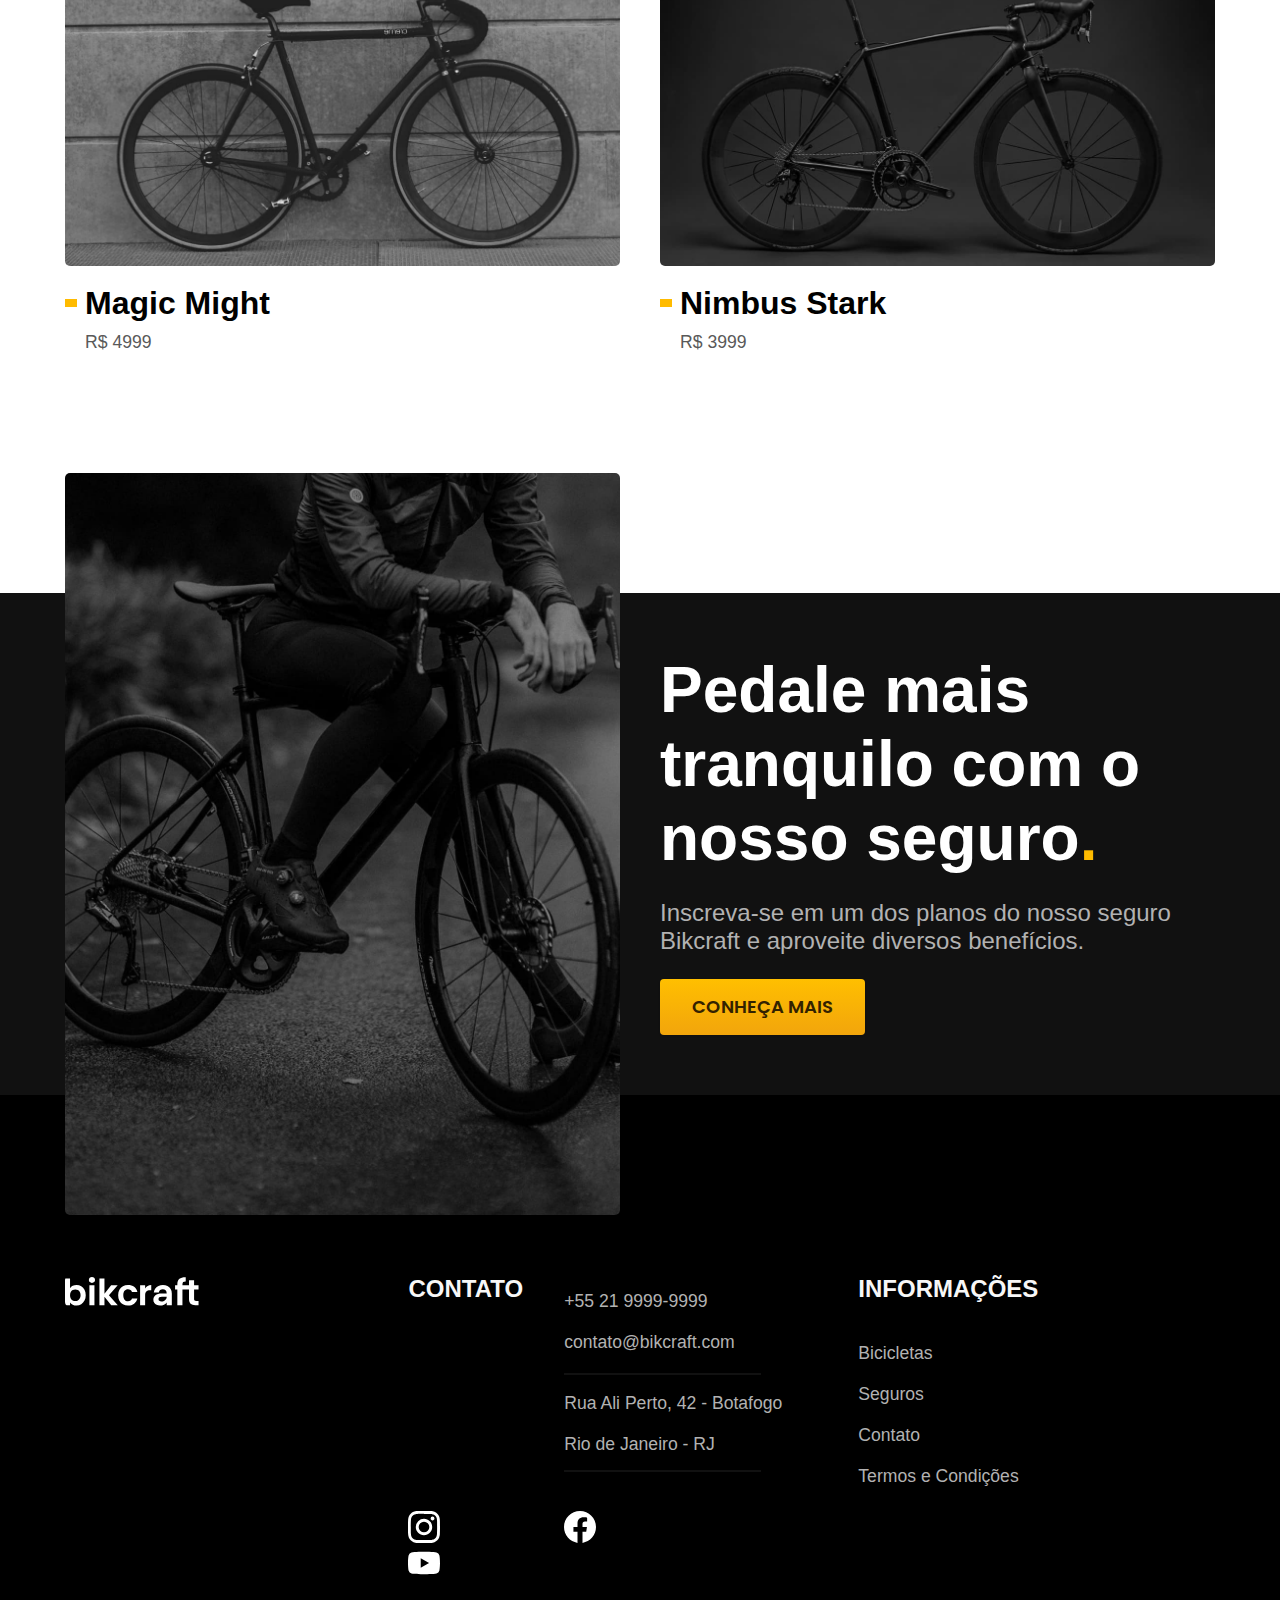
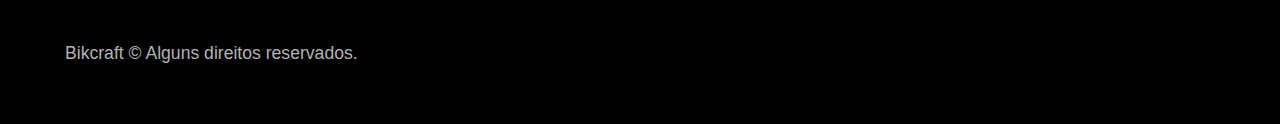
<file: bikes.html/nebula.html>
<!DOCTYPE html>
<html lang="pt-br">
<head>
    <meta charset="UTF-8">
    <meta http-equiv="X-UA-Compatible" content="IE=edge">
    <meta name="viewport" content="width=device-width, initial-scale=1.0">
    <link rel="stylesheet" href="../css/style.css">
    <title>Nebula | Bikcraft</title>
</head>
<body>
    <header>
        <div class="navgation">
            <a href="../index.html"><img src="../img/bikcraft.svg" alt="logo-bikcraft"></a>
            <nav>
                <ul>
                    <li><a href="../bike.html">Bicicletas</a></li>
                    <li><a href="../secure.html">Seguros</a></li>
                    <li><a href="../contacts.html">Contato</a></li>
                </ul>
            </nav>
        </div>
    </header>
    <main>
        <section class="bikes-information">
            <div class="bikes-title">
                <span class="bikes-price">
                    R$ 2499
                </span>
                <h1>Nebula Cosmic<span class="point">.</span></h1>
            </div>
            <div class="bikes-container">
                <div class="bikes-img">
                    <img src="../img/bicicleta/nimbus3.jpg" alt="black bike">
                    <div class="second-container-bikes">
                        <img src="../img/bicicleta/nimbus1.jpg" alt="gray bike">
                        <img src="../img/bicicleta/nimbus2.jpg" alt="white bike">
                    </div>
                </div>
                <div class="bikes-content">
                    <p class="bikes-paragraph">A Magic Might é a melhor Bikcraft já criada pela nossa equipe. Ela vem equipada com os melhores acessórios, o que garante maior velocidade.</p>
                    <div class="delivery-container">
                        <a href="../budget.html">comprar agora</a>
                        <div >
                            <span class="delivery">
                                <img src="../img/icones/entrega.svg" alt="delivery">
                                entrega em 5 dias
                            </span>
                            <span class="delivery">
                                <img src="../img/icones/estoque.svg" alt="delivery">
                                18 em estoque
                            </span>
                        </div>
                    </div>
                    <span class="title-information">
                        informações
                    </span>
                    <div class="bike-information">
                        <div class="box">
                            <img src="../img/icones/eletrica.svg" alt="eletric icon">
                            <h3>Motor Elétrico</h3>
                            <p>Permite você viajar distâncias inimaginaveis com a sua bike.</p>
                        </div>
                        <div class="box">
                            <img src="../img/icones/velocidade.svg" alt="speed icon">
                            <h3>50 km/h</h3>
                            <p>A mais rápida bicicleta elétrica disponível hoje no mercado.</p>
                        </div>
                        <div class="box">
                            <img src="../img/icones/rastreador.svg" alt="tracker icon">
                            <h3>Rastreador</h3>
                            <p>Rastreador e sistema anti-furto para garantir o seu sossego.</p>
                        </div>
                        <div class="box">
                            <img src="../img/icones/carbono.svg" alt="carbon icon">
                            <h3>Fibra de Carbono</h3>
                            <p>Maior proteção possível para a sua Bikcraft com fibra de carbono.</p>
                        </div>
                    </div>
                    <span class="datasheet-title">
                        ficha técnica
                    </span>
                    <div class="second-box">
                        <div class="datasheet">
                            <p>Peso</p>
                            <span>9 kg</span>
                        </div>
                        <div class="datasheet">
                            <p>Altura</p>
                            <span>60 cm</span>
                        </div>
                        <div class="datasheet">
                            <p>Largura</p>
                            <span>120 cm</span>
                        </div>
                        <div class="datasheet">
                            <p>Profundidade</p>
                            <span>10 cm</span>
                        </div>
                        <div class="datasheet">
                            <p>Marchas</p>
                            <span>16</span>
                        </div>
                        <div class="datasheet">
                            <p>Roda</p>
                            <span>20</span>
                        </div>
                    </div>
                </div>
            </div>
        </section>
        <section class="container-black-white">
            <h2>escolha a sua <span class="point">.</span></h2>
            <div class="bikes-container-two">
                <div class="sales">
                    <a href="../bikes.html/nimbus.html">
                        <img src="../img/bicicletas/magic.jpg" alt="img magic-might">
                        <h3>Magic Might</h3>
                        <span class="price">R$ 4999</span>
                    </a>
                </div>
                <div class="sales">
                    <a href="../bikes.html/nebula.html">
                        <img src="../img/bicicletas/nimbus.jpg" alt="img nimbus-stark">
                        <h3>Nimbus Stark</h3>
                        <span class="price">R$ 3999</span>
                    </a>
                </div>
            </div>
        </section>
        <section class="pedal">
            <div class="pedal-container">
                <div class="pedal-img">
                    <img src="../img/fotos/seguros.jpg" alt="secure img">
                </div>
                <div class="pedal-content">
                    <h2>Pedale mais tranquilo com o nosso <span class="pedal-color">seguro</span><span class="point">.</span></h2>
                    <p>Inscreva-se em um dos planos do nosso seguro Bikcraft e aproveite diversos benefícios.</p>
                    <a href="../secure.html">conheça mais</a>
                </div>
            </div>
        </section>
    </main>
    <footer class="initial-footer">
        <div class="footer">
            <img class="logo-footer" src="../img/bikcraft.svg" alt="logo-bikcraft">
            <div class="contact">
                <span class="title-contact">Contato</span>
                <ul class="contact-list">
                    <li><a href="#">+55 21 9999-9999</a></li>
                    <li><a href="#">contato@bikcraft.com</a></li>
                    <li>Rua Ali Perto, 42 - Botafogo</li>
                    <li>Rio de Janeiro - RJ</li>
                </ul>
                
                <a href="#"><img src="../img/redes/instagram.svg" alt="instagram"></a>
                <a href="#"><img src="../img/redes/facebook.svg" alt="facebook"></a>
                <a href="#"><img src="../img/redes/youtube.svg" alt="youtube"></a>
            </div>
            <div class="information">
                <span class="title-contact">Informações</span>
                <ul class="information-list">
                    <li><a href="../bike.html">Bicicletas</a></li>
                    <li><a href="../secure.html">Seguros</a></li>
                    <li><a href="../contacts.html">Contato</a></li>
                    <li><a href="../terms.html">Termos e Condições</a></li>
                </ul>
            </div>
        </div>
        <span class="reserved-rights">Bikcraft © Alguns direitos reservados.</span>
    </footer>
</body>
</html>
</file>
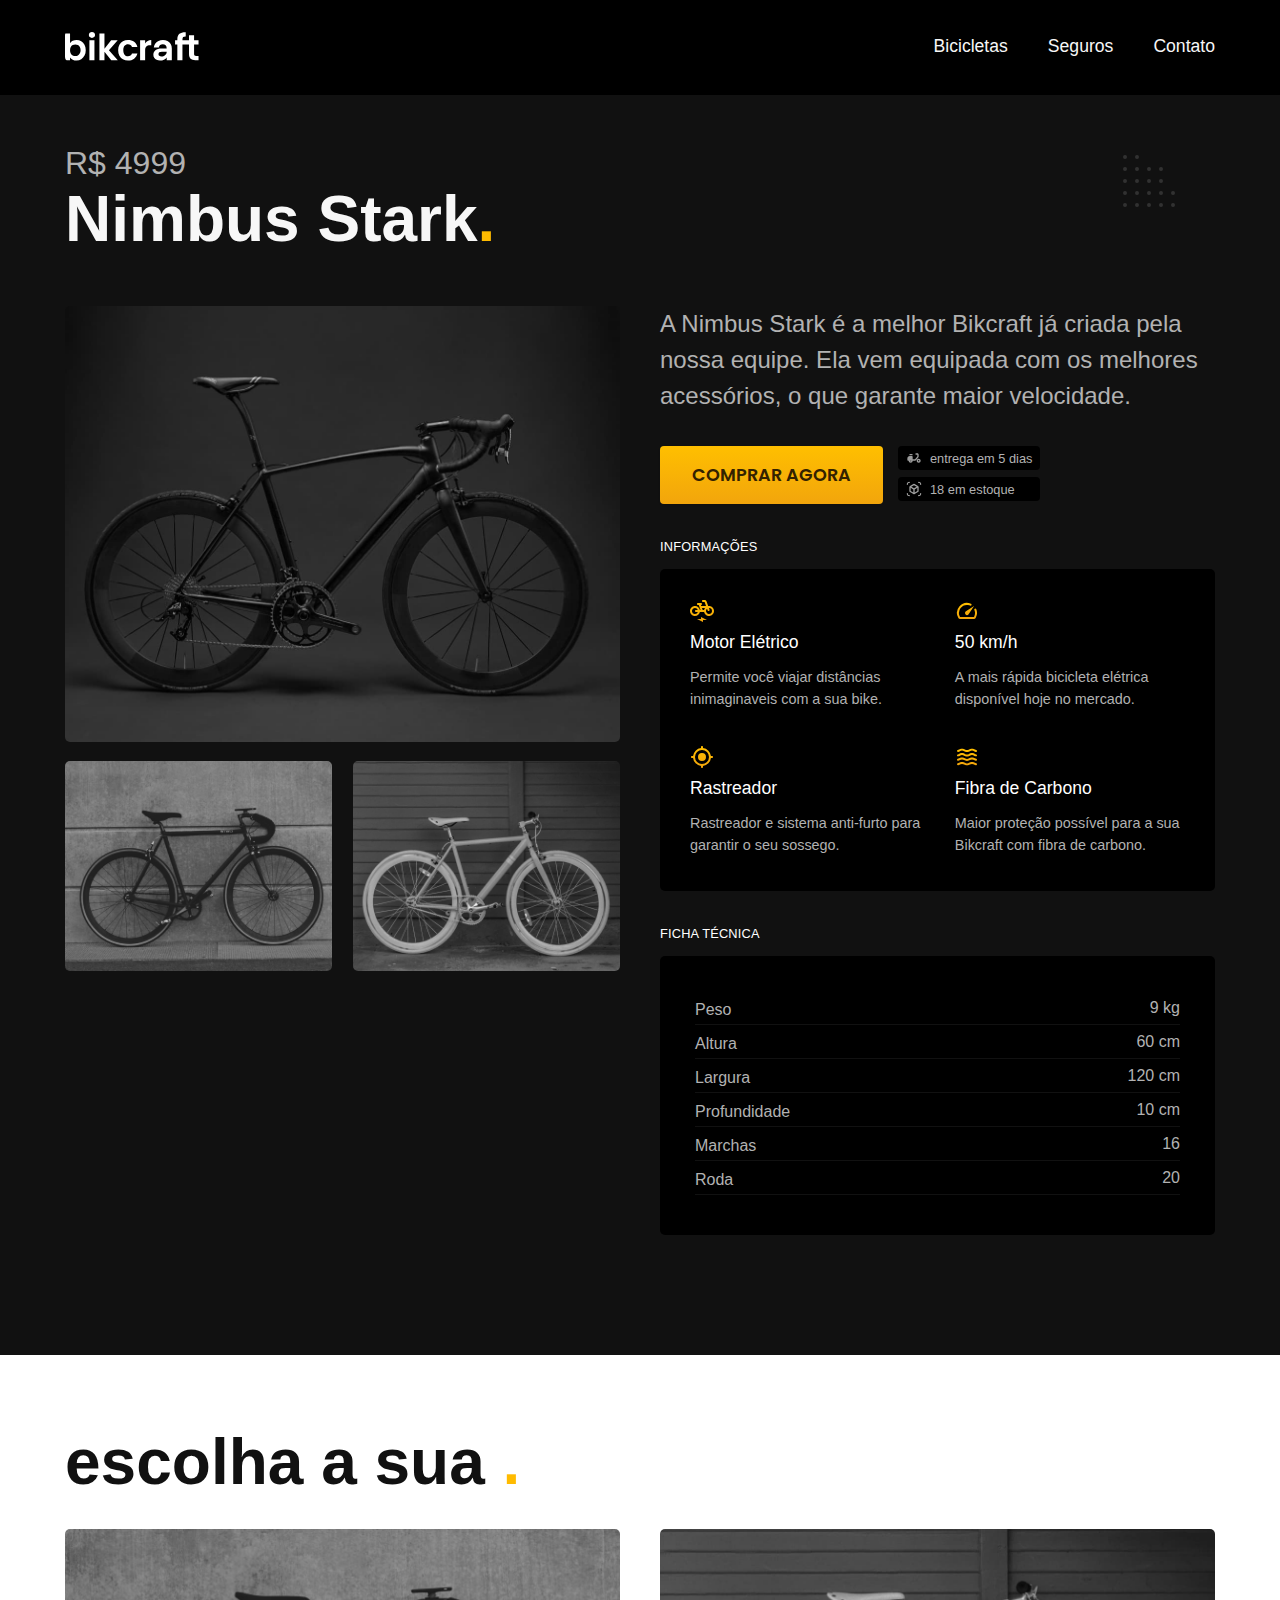
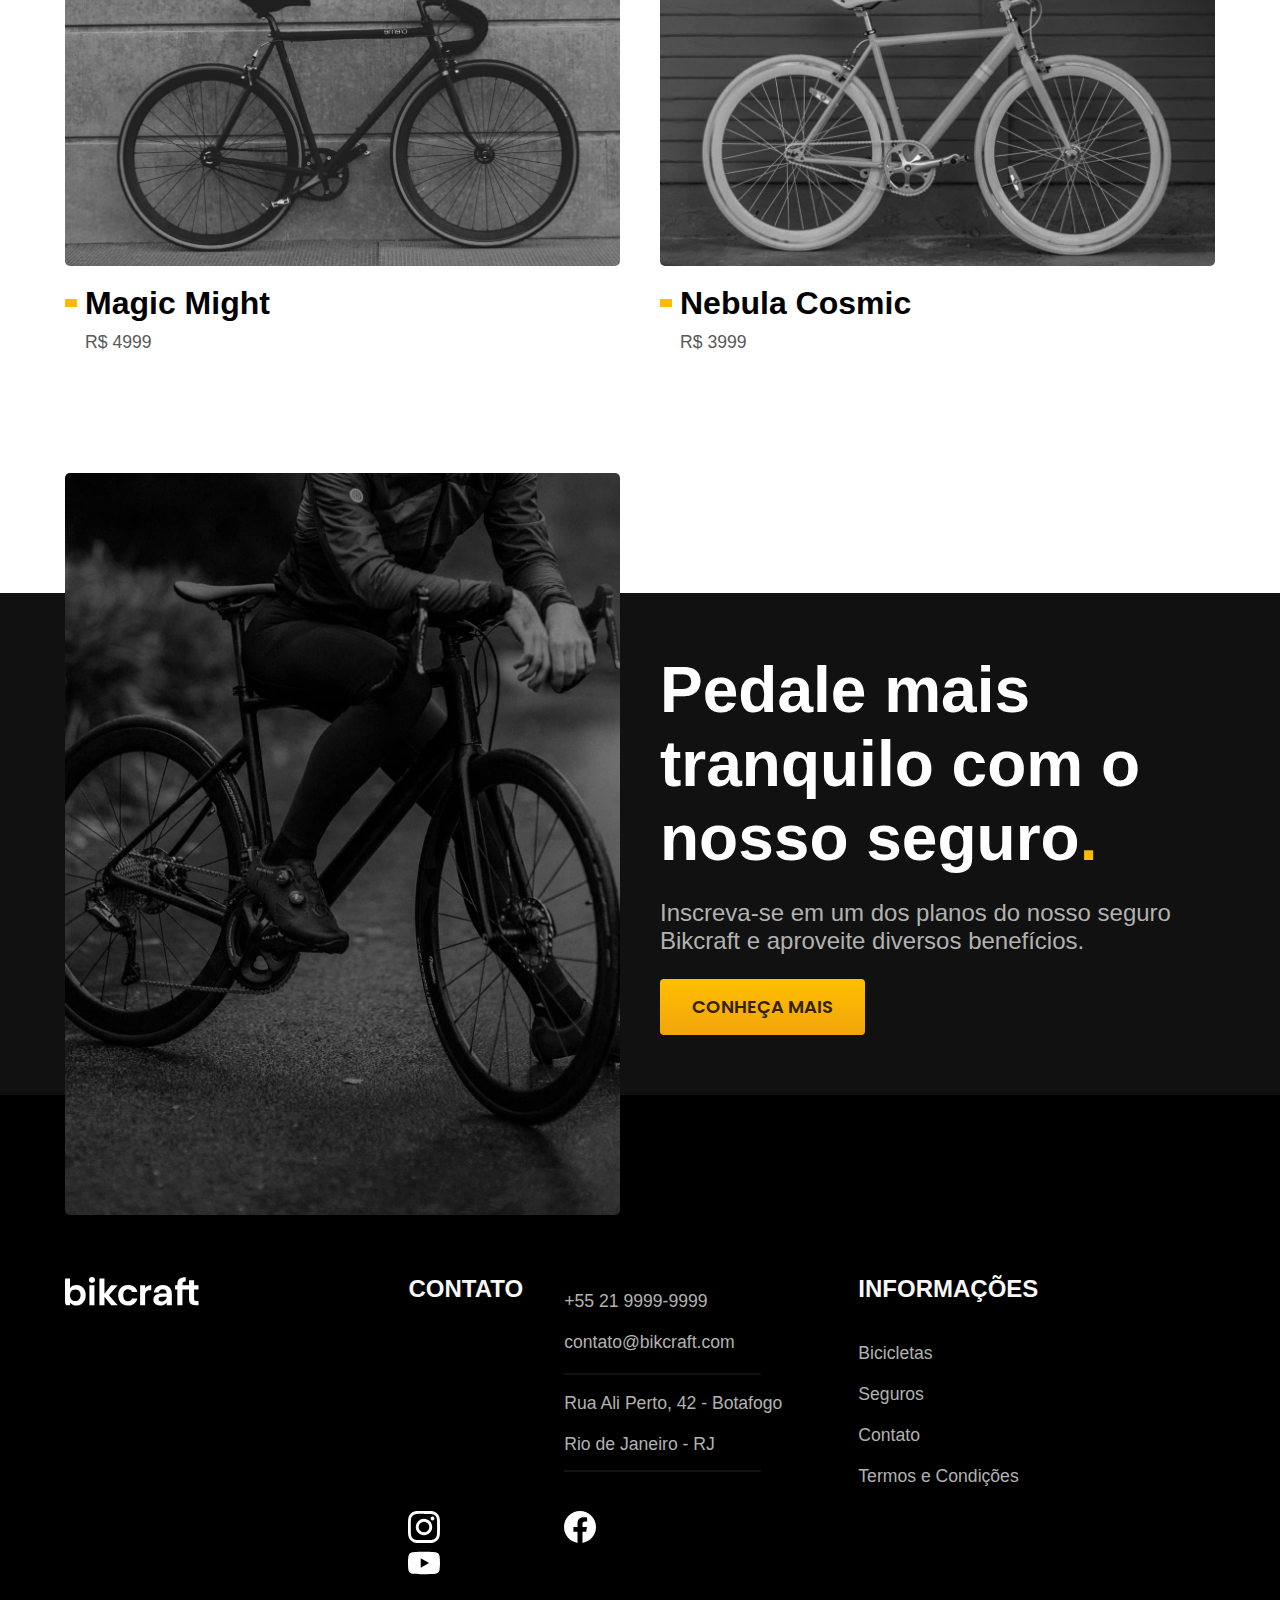
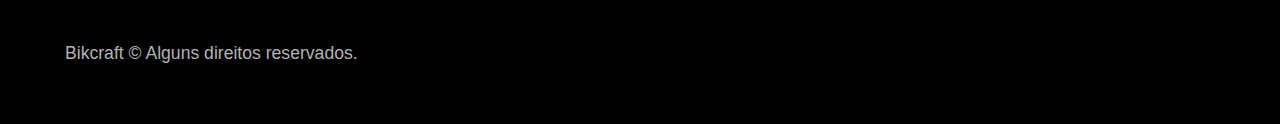
<file: bikes.html/nimbus.html>
<!DOCTYPE html>
<html lang="pt-br">
<head>
    <meta charset="UTF-8">
    <meta http-equiv="X-UA-Compatible" content="IE=edge">
    <meta name="viewport" content="width=device-width, initial-scale=1.0">
    <link rel="stylesheet" href="../css/style.css">
    <title>Nimbus | Bikcraft</title>
</head>
<body>
    <header>
        <div class="navgation">
            <a href="../index.html"><img src="../img/bikcraft.svg" alt="logo-bikcraft"></a>
            <nav>
                <ul>
                    <li><a href="../bike.html">Bicicletas</a></li>
                    <li><a href="../secure.html">Seguros</a></li>
                    <li><a href="../contacts.html">Contato</a></li>
                </ul>
            </nav>
        </div>
    </header>
    <main>
        <section class="bikes-information">
            <div class="bikes-title">
                <span class="bikes-price">
                    R$ 4999
                </span>
                <h1>Nimbus Stark<span class="point">.</span></h1>
            </div>
            <div class="bikes-container">
                <div class="bikes-img">
                    <img src="../img/bicicleta/nimbus1.jpg" alt="black bike">
                    <div class="second-container-bikes">
                        <img src="../img/bicicleta/nimbus2.jpg" alt="gray bike">
                        <img src="../img/bicicleta/nimbus3.jpg" alt="white bike">
                    </div>
                </div>
                <div class="bikes-content">
                    <p class="bikes-paragraph">A Nimbus Stark é a melhor Bikcraft já criada pela nossa equipe. Ela vem equipada com os melhores acessórios, o que garante maior velocidade.</p>
                    <div class="delivery-container">
                        <a href="../budget.html">comprar agora</a>
                        <div >
                            <span class="delivery">
                                <img src="../img/icones/entrega.svg" alt="delivery">
                                entrega em 5 dias
                            </span>
                            <span class="delivery">
                                <img src="../img/icones/estoque.svg" alt="delivery">
                                18 em estoque
                            </span>
                        </div>
                    </div>
                    <span class="title-information">
                        informações
                    </span>
                    <div class="bike-information">
                        <div class="box">
                            <img src="../img/icones/eletrica.svg" alt="eletric icon">
                            <h3>Motor Elétrico</h3>
                            <p>Permite você viajar distâncias inimaginaveis com a sua bike.</p>
                        </div>
                        <div class="box">
                            <img src="../img/icones/velocidade.svg" alt="speed icon">
                            <h3>50 km/h</h3>
                            <p>A mais rápida bicicleta elétrica disponível hoje no mercado.</p>
                        </div>
                        <div class="box">
                            <img src="../img/icones/rastreador.svg" alt="tracker icon">
                            <h3>Rastreador</h3>
                            <p>Rastreador e sistema anti-furto para garantir o seu sossego.</p>
                        </div>
                        <div class="box">
                            <img src="../img/icones/carbono.svg" alt="carbon icon">
                            <h3>Fibra de Carbono</h3>
                            <p>Maior proteção possível para a sua Bikcraft com fibra de carbono.</p>
                        </div>
                    </div>
                    <span class="datasheet-title">
                        ficha técnica
                    </span>
                    <div class="second-box">
                        <div class="datasheet">
                            <p>Peso</p>
                            <span>9 kg</span>
                        </div>
                        <div class="datasheet">
                            <p>Altura</p>
                            <span>60 cm</span>
                        </div>
                        <div class="datasheet">
                            <p>Largura</p>
                            <span>120 cm</span>
                        </div>
                        <div class="datasheet">
                            <p>Profundidade</p>
                            <span>10 cm</span>
                        </div>
                        <div class="datasheet">
                            <p>Marchas</p>
                            <span>16</span>
                        </div>
                        <div class="datasheet">
                            <p>Roda</p>
                            <span>20</span>
                        </div>
                    </div>
                </div>
            </div>
        </section>
        <section class="container-black-white">
            <h2>escolha a sua <span class="point">.</span></h2>
            <div class="bikes-container-two">
                <div class="sales">
                    <a href="../bikes.html/magic.html">
                        <img src="../img/bicicletas/magic.jpg" alt="img nimbus-home">
                        <h3>Magic Might</h3>
                        <span class="price">R$ 4999</span>
                    </a>
                </div>
                <div class="sales">
                    <a href="../bikes.html/nebula.html">
                        <img src="../img/bicicletas/nebula.jpg" alt="img nebula-home">
                        <h3>Nebula Cosmic</h3>
                        <span class="price">R$ 3999</span>
                    </a>
                </div>
            </div>
        </section>
        <section class="pedal">
            <div class="pedal-container">
                <div class="pedal-img">
                    <img src="../img/fotos/seguros.jpg" alt="secure img">
                </div>
                <div class="pedal-content">
                    <h2>Pedale mais tranquilo com o nosso <span class="pedal-color">seguro</span><span class="point">.</span></h2>
                    <p>Inscreva-se em um dos planos do nosso seguro Bikcraft e aproveite diversos benefícios.</p>
                    <a href="../secure.html">conheça mais</a>
                </div>
            </div>
        </section>
    </main>
    <footer class="initial-footer">
        <div class="footer">
            <img class="logo-footer" src="../img/bikcraft.svg" alt="logo-bikcraft">
            <div class="contact">
                <span class="title-contact">Contato</span>
                <ul class="contact-list">
                    <li><a href="#">+55 21 9999-9999</a></li>
                    <li><a href="#">contato@bikcraft.com</a></li>
                    <li>Rua Ali Perto, 42 - Botafogo</li>
                    <li>Rio de Janeiro - RJ</li>
                </ul>
                
                <a href="#"><img src="../img/redes/instagram.svg" alt="instagram"></a>
                <a href="#"><img src="../img/redes/facebook.svg" alt="facebook"></a>
                <a href="#"><img src="../img/redes/youtube.svg" alt="youtube"></a>
            </div>
            <div class="information">
                <span class="title-contact">Informações</span>
                <ul class="information-list">
                    <li><a href="../bike.html">Bicicletas</a></li>
                    <li><a href="../secure.html">Seguros</a></li>
                    <li><a href="../contacts.html">Contato</a></li>
                    <li><a href="../terms.html">Termos e Condições</a></li>
                </ul>
            </div>
        </div>
        <span class="reserved-rights">Bikcraft © Alguns direitos reservados.</span>
    </footer>
</body>
</html>
</file>
<file: css/style.css>
@import "./global/global.css";

/* first website */
@import "./global/header.css";
@import "./bikecraft-initial/firstcontent.css";
@import "./bikecraft-initial/buybike.css";
@import "./bikecraft-initial/technology.css";
@import "./bikecraft-initial/partners.css";
@import "./bikecraft-initial/testimony.css";
@import "./bikecraft-initial/security.css";
@import "./global/footer.css";

/* bikes website */
@import "./bikes/ourbikes.css";

/* secure page */
@import "./securepage/secure.css";
@import "./securepage/question.css";

/* contacts */
@import "./contacts/contacts.css";
@import "./contacts/locations.css";

/* terms */
@import "./terms/terms.css";

/* nimbus */
@import "./bikes-especification/bikes.css";
</file>
